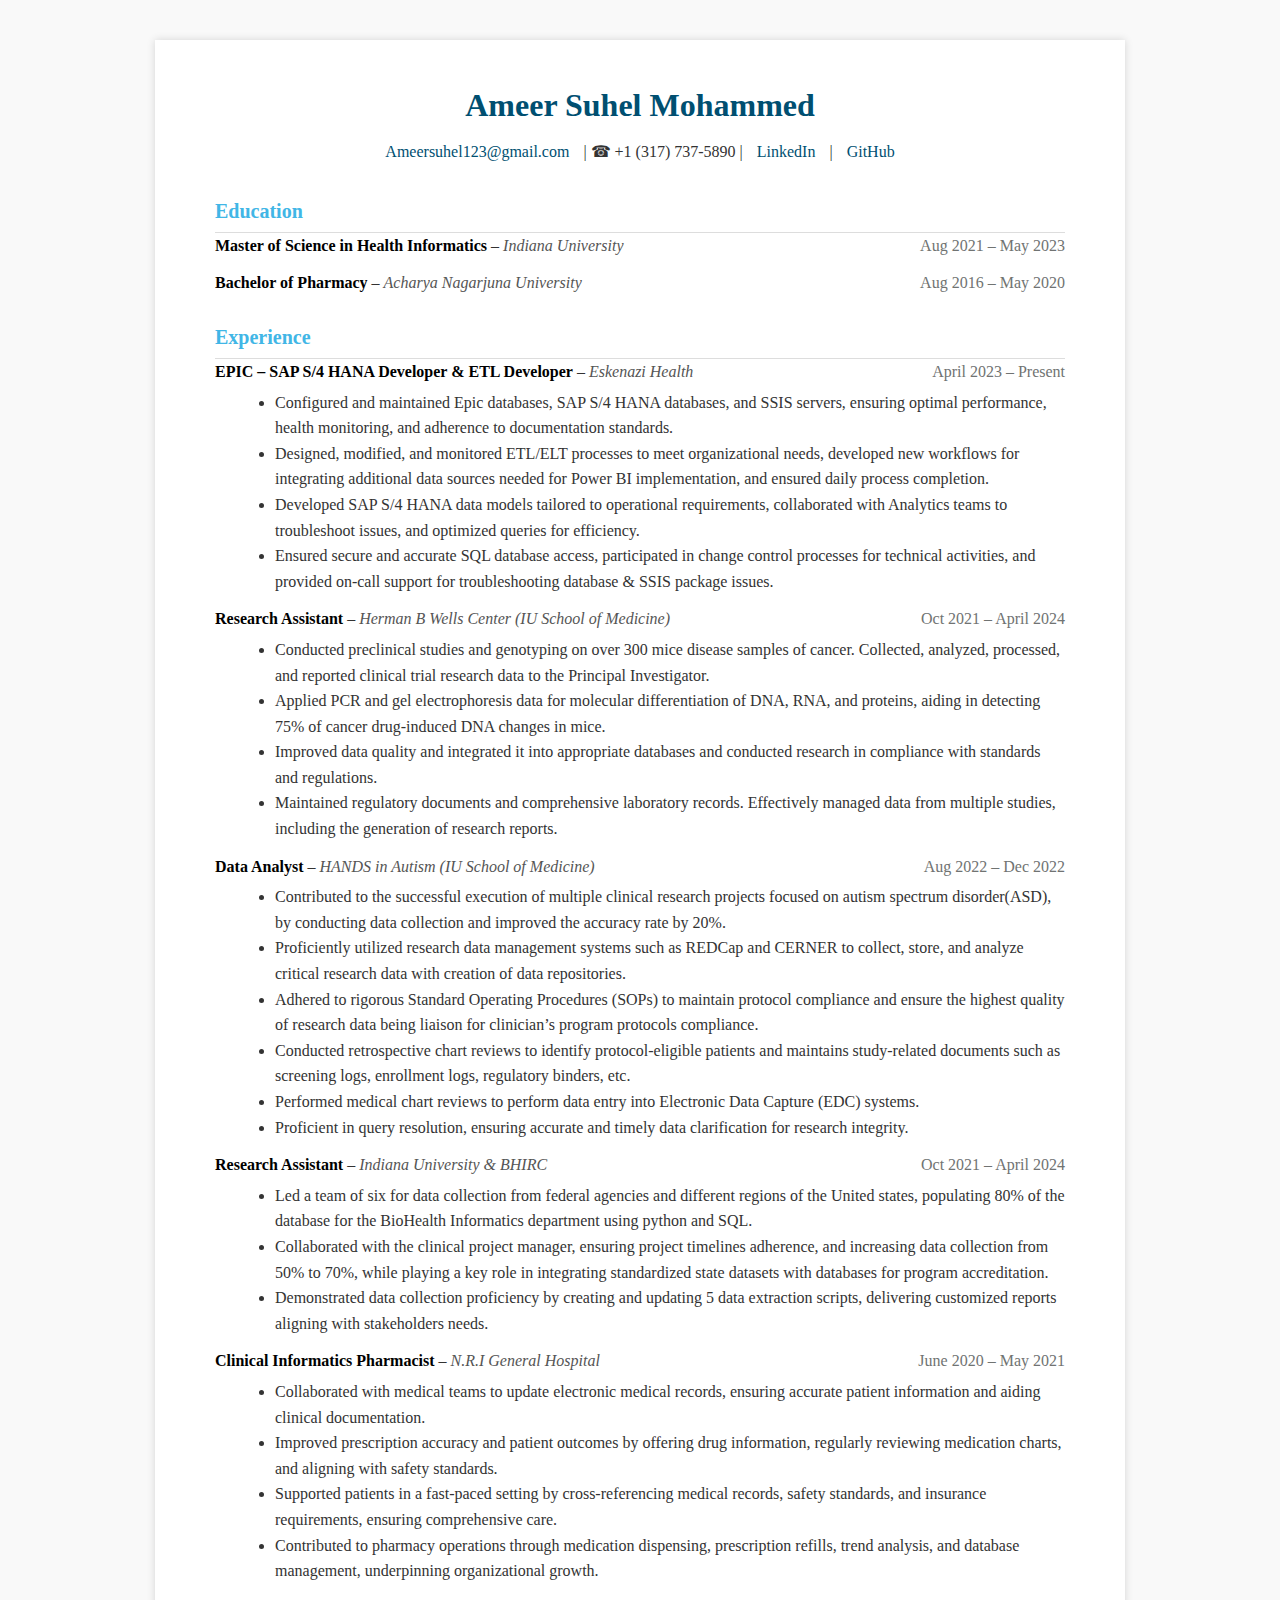
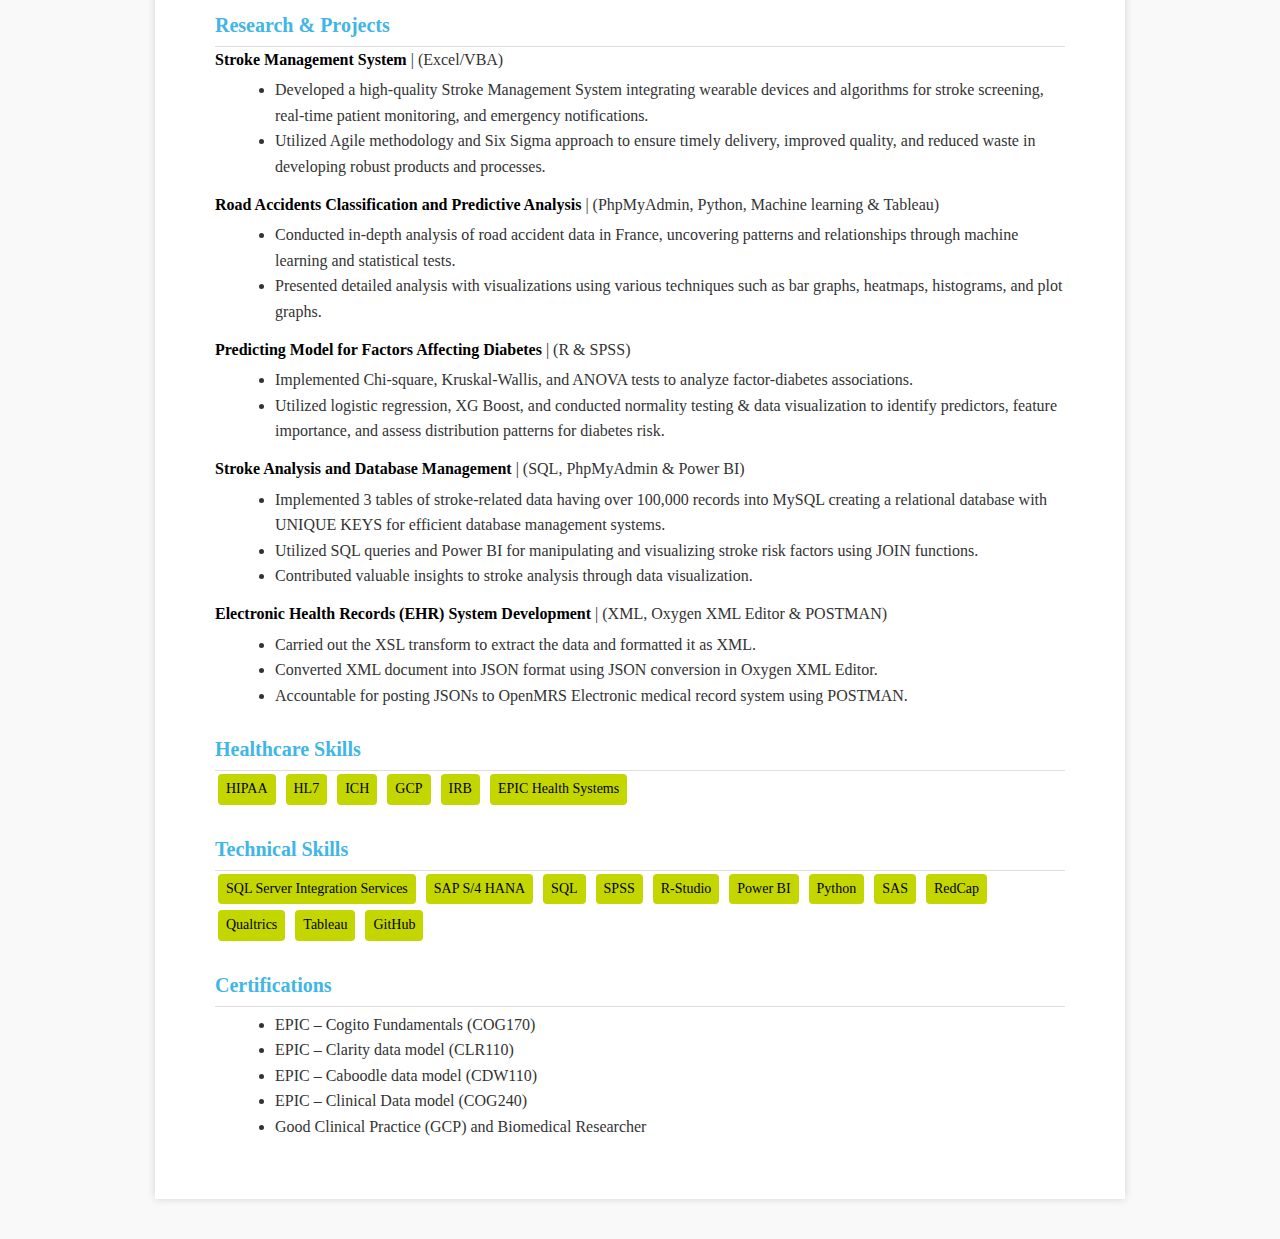
<file: Portfolio.html>
<!DOCTYPE html>
<html lang="en">
<head>
  <meta charset="UTF-8">
  <title>Ameer Suhel Mohammed - Resume</title>
  <style>
    body {
      font-family: "Times New Roman", Times, serif;
      margin: 0;
      padding: 0;
      background: #f9f9f9;
      color: #333;
      line-height: 1.6;
    }
    .page {
      width: 850px;
      margin: 40px auto;
      padding: 40px 60px;
      background: white;
      box-shadow: 0 0 8px rgba(0,0,0,0.15);
    }
    h1, h2, h3 {
      margin: 0;
      font-weight: bold;
    }
    h1 {
      font-size: 32px;
      text-align: center;
      color: #004f71;
      margin-bottom: 8px;
    }
    .contact {
      text-align: center;
      margin-bottom: 30px;
    }
    .contact a {
      color: #004f71;
      text-decoration: none;
      margin: 0 10px;
    }
    h2 {
      font-size: 20px;
      margin-top: 25px;
      color: #41b6e6;
      border-bottom: 1px solid #ddd;
      padding-bottom: 5px;
    }
    h3 {
      font-size: 16px;
      color: #004f71;
    }
    .section {
      margin-bottom: 20px;
    }
    .subsection {
      margin-bottom: 12px;
    }
    .job-title {
      font-weight: bold;
      color: #000;
    }
    .job-org {
      font-style: italic;
      color: #555;
    }
    .date {
      float: right;
      color: #707372;
    }
    ul {
      margin: 5px 0 10px 20px;
    }
    .skills span {
      display: inline-block;
      background: #c4d600;
      color: #000;
      padding: 4px 8px;
      margin: 3px;
      border-radius: 4px;
      font-size: 14px;
    }
    .clear { clear: both; }
  </style>
</head>
<body>

  <div class="page">
	<header>
	      <h1>Ameer Suhel Mohammed</h1>
	      <div class="contact">
	        <a href="mailto:ameersuhel123@example.com">Ameersuhel123@gmail.com</a> | 
	        ☎ +1 (317) 737-5890 | 
	        <a href="https://www.linkedin.com/in/ameer-suhel-mohammed-985687175" target="_blank">LinkedIn</a> | 
	        <a href="https://github.com/AmeersuhelMohd" target="_blank">GitHub</a>
	      </div>
	</header>

    <section class="section">
      <h2>Education</h2>
      <div class="subsection">
        <span class="job-title">Master of Science in Health Informatics</span> – <span class="job-org">Indiana University</span>
        <span class="date">Aug 2021 – May 2023</span>
      </div>
      <div class="subsection">
        <span class="job-title">Bachelor of Pharmacy</span> – <span class="job-org">Acharya Nagarjuna University</span>
        <span class="date">Aug 2016 – May 2020</span>
      </div>
    </section>

    <section class="section">
      <h2>Experience</h2>
      <div class="subsection">
        <span class="job-title">EPIC – SAP S/4 HANA Developer & ETL Developer</span> – <span class="job-org">Eskenazi Health</span>
        <span class="date"> April 2023 – Present</span>
        <ul>
          <li>Configured and maintained Epic databases, SAP S/4 HANA databases, and SSIS servers, ensuring optimal
              performance, health monitoring, and adherence to documentation standards.</li>
          <li>Designed, modified, and monitored ETL/ELT processes to meet organizational needs, developed new workflows for
              integrating additional data sources needed for Power BI implementation, and ensured daily process completion.</li>
          <li>Developed SAP S/4 HANA data models tailored to operational requirements, collaborated with Analytics teams to
              troubleshoot issues, and optimized queries for efficiency.</li>
          <li>Ensured secure and accurate SQL database access, participated in change control processes for technical activities,
              and provided on-call support for troubleshooting database & SSIS package issues.</li>
        </ul>
      </div>
      <div class="subsection">
        <span class="job-title">Research Assistant</span> – <span class="job-org">Herman B Wells Center (IU School of Medicine)</span>
        <span class="date">Oct 2021 – April 2024</span>
        <ul>
          <li>Conducted preclinical studies and genotyping on over 300 mice disease samples of cancer. Collected, analyzed,
              processed, and reported clinical trial research data to the Principal Investigator.</li>
          <li>Applied PCR and gel electrophoresis data for molecular differentiation of DNA, RNA, and proteins, aiding in
              detecting 75% of cancer drug-induced DNA changes in mice.</li>
          <li>Improved data quality and integrated it into appropriate databases and conducted research in compliance with
              standards and regulations.</li>
          <li>Maintained regulatory documents and comprehensive laboratory records. Effectively managed data from multiple
              studies, including the generation of research reports.</li>
        </ul>
      </div>
      <div class="subsection">
        <span class="job-title">Data Analyst</span> – <span class="job-org">HANDS in Autism (IU School of Medicine)</span>
        <span class="date">Aug 2022 – Dec 2022</span>
        <ul>
          <li>Contributed to the successful execution of multiple clinical research projects focused on autism spectrum disorder(ASD), by conducting data collection and improved 
              the accuracy rate by 20%.</li>
          <li>Proficiently utilized research data management systems such as REDCap and CERNER to collect, store, and analyze critical research data with creation of data 
              repositories.</li>
          <li>Adhered to rigorous Standard Operating Procedures (SOPs) to maintain protocol compliance and ensure the highest quality of research data being liaison for    
              clinician’s program protocols compliance.</li>
          <li>Conducted retrospective chart reviews to identify protocol-eligible patients and maintains study-related documents such as screening logs, enrollment logs, 
              regulatory binders, etc.</li>
          <li>Performed medical chart reviews to perform data entry into Electronic Data Capture (EDC) systems.</li>
          <li>Proficient in query resolution, ensuring accurate and timely data clarification for research integrity.</li>
        </ul>
      </div>
      <div class="subsection">
        <span class="job-title">Research Assistant</span> – <span class="job-org">Indiana University & BHIRC</span>
        <span class="date">Oct 2021 – April 2024</span>
        <ul>
          <li>Led a team of six for data collection from federal agencies and different regions of the United states, populating 80%
              of the database for the BioHealth Informatics department using python and SQL.</li>   </li>
          <li>Collaborated with the clinical project manager, ensuring project timelines adherence, and increasing data collection
              from 50% to 70%, while playing a key role in integrating standardized state datasets with databases for program
              accreditation.</li>
          <li>Demonstrated data collection proficiency by creating and updating 5 data extraction scripts, delivering customized
              reports aligning with stakeholders needs.</li>
        </ul>
      </div>
      <div class="subsection">
        <span class="job-title">Clinical Informatics Pharmacist</span> – <span class="job-org">N.R.I General Hospital</span>
        <span class="date">June 2020 – May 2021</span>
        <ul>
          <li>Collaborated with medical teams to update electronic medical records, ensuring accurate patient information and
              aiding clinical documentation.</li>
          <li>Improved prescription accuracy and patient outcomes by offering drug information, regularly reviewing medication
              charts, and aligning with safety standards.</li>
          <li>Supported patients in a fast-paced setting by cross-referencing medical records, safety standards, and insurance
              requirements, ensuring comprehensive care.</li>
          <li>Contributed to pharmacy operations through medication dispensing, prescription refills, trend analysis, and database
              management, underpinning organizational growth.</li>
        </ul>
      </div>
    </section>

	<section class="section">
	      <h2>Research & Projects</h2>
	      <div class="subsection">
	        <span class="job-title">Stroke Management System</span> | (Excel/VBA)
	        <ul>
	          <li>Developed a high-quality Stroke Management System integrating wearable devices and algorithms for stroke
	              screening, real-time patient monitoring, and emergency notifications.</li>
	          <li>Utilized Agile methodology and Six Sigma approach to ensure timely delivery, improved quality, and reduced
	              waste in developing robust products and processes.</li>
	        </ul>
	      </div>
	      <div class="subsection">
	        <span class="job-title">Road Accidents Classification and Predictive Analysis</span> | (PhpMyAdmin, Python, Machine learning & Tableau)
	        <ul>
	          <li>Conducted in-depth analysis of road accident data in France, uncovering patterns and relationships through
                  machine learning and statistical tests.</li>
	          <li>Presented detailed analysis with visualizations using various techniques such as bar graphs, heatmaps, histograms,
                  and plot graphs.</li>
	        </ul>
	      </div>
	      <div class="subsection">
	        <span class="job-title">Predicting Model for Factors Affecting Diabetes</span> | (R & SPSS)
	        <ul>
	          <li>Implemented Chi-square, Kruskal-Wallis, and ANOVA tests to analyze factor-diabetes associations.</li>
	          <li>Utilized logistic regression, XG Boost, and conducted normality testing & data visualization to identify predictors,
                  feature importance, and assess distribution patterns for diabetes risk.</li>
	        </ul>
	      </div>
	      <div class="subsection">
	        <span class="job-title">Stroke Analysis and Database Management</span> | (SQL, PhpMyAdmin & Power BI)
	        <ul>
	          <li>Implemented 3 tables of stroke-related data having over 100,000 records into MySQL creating a relational
                  database with UNIQUE KEYS for efficient database management systems.</li>
	          <li>Utilized SQL queries and Power BI for manipulating and visualizing stroke risk factors using JOIN functions.</li>
			  <li>Contributed valuable insights to stroke analysis through data visualization.</li>
	        </ul>
	      </div>
	      <div class="subsection">
	        <span class="job-title">Electronic Health Records (EHR) System Development</span> | (XML, Oxygen XML Editor & POSTMAN)
	        <ul>
	          <li>Carried out the XSL transform to extract the data and formatted it as XML.</li>
	          <li>Converted XML document into JSON format using JSON conversion in Oxygen XML Editor.</li>
			  <li>Accountable for posting JSONs to OpenMRS Electronic medical record system using POSTMAN.</li>
	        </ul>
	      </div>
	 </section>

    <section class="section">
      <h2>Healthcare Skills</h2>
      <div class="skills">
        <span>HIPAA</span>
        <span>HL7</span>
        <span>ICH</span>
        <span>GCP</span>
        <span>IRB</span>
        <span>EPIC Health Systems</span>
      </div>
    </section>

   <section class="section">
      <h2>Technical Skills</h2>
      <div class="skills">
        <span>SQL Server Integration Services</span>
        <span>SAP S/4 HANA</span>
        <span>SQL</span>
        <span>SPSS</span>
        <span>R-Studio</span>
        <span>Power BI</span>
        <span>Python</span>
        <span>SAS</span>
        <span>RedCap</span>
        <span>Qualtrics</span>
        <span>Tableau</span>
        <span>GitHub</span>
      </div>
    </section>
    <section class="section">
      <h2>Certifications</h2>
      <ul>
        <li>EPIC – Cogito Fundamentals (COG170)</li>
        <li>EPIC – Clarity data model (CLR110)</li>
        <li>EPIC – Caboodle data model (CDW110)</li>
        <li>EPIC – Clinical Data model (COG240)</li>
        <li>Good Clinical Practice (GCP) and Biomedical Researcher</li>
      </ul>
    </section>

  </div>

</body>
</html>
<!DOCTYPE html>
</file>
